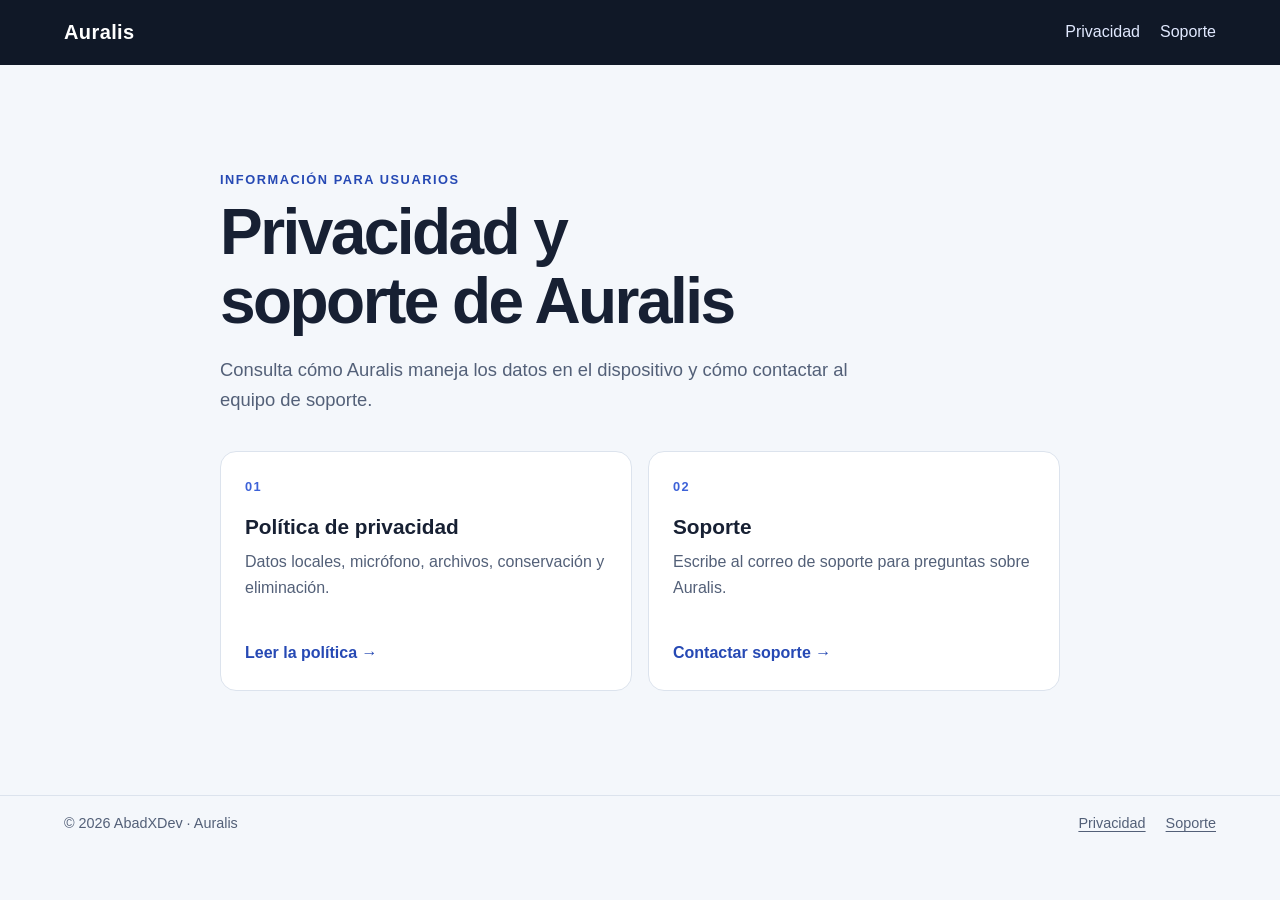
<file: index.html>
<!doctype html>
<html lang="es">
<head>
  <meta charset="utf-8">
  <meta name="viewport" content="width=device-width, initial-scale=1">
  <meta name="theme-color" content="#101827">
  <meta name="description" content="Información de privacidad y soporte de Auralis.">
  <title>Auralis — Privacidad y soporte</title>
  <link rel="stylesheet" href="styles.css">
</head>
<body>
  <a class="skip-link" href="#contenido">Saltar al contenido</a>
  <header class="site-header">
    <a class="brand" href="index.html" aria-label="Auralis, inicio">Auralis</a>
    <nav aria-label="Navegación principal">
      <a href="privacy.html">Privacidad</a>
      <a href="support.html">Soporte</a>
    </nav>
  </header>
  <main id="contenido" class="hero">
    <p class="eyebrow">Información para usuarios</p>
    <h1>Privacidad y soporte de Auralis</h1>
    <p class="lead">Consulta cómo Auralis maneja los datos en el dispositivo y cómo contactar al equipo de soporte.</p>
    <div class="cards">
      <a class="card" href="privacy.html">
        <span class="card-icon" aria-hidden="true">01</span>
        <h2>Política de privacidad</h2>
        <p>Datos locales, micrófono, archivos, conservación y eliminación.</p>
        <span class="card-link">Leer la política <span aria-hidden="true">→</span></span>
      </a>
      <a class="card" href="support.html">
        <span class="card-icon" aria-hidden="true">02</span>
        <h2>Soporte</h2>
        <p>Escribe al correo de soporte para preguntas sobre Auralis.</p>
        <span class="card-link">Contactar soporte <span aria-hidden="true">→</span></span>
      </a>
    </div>
  </main>
  <footer class="site-footer">
    <span>© 2026 AbadXDev · Auralis</span>
    <span><a href="privacy.html">Privacidad</a><a href="support.html">Soporte</a></span>
  </footer>
</body>
</html>
</file>
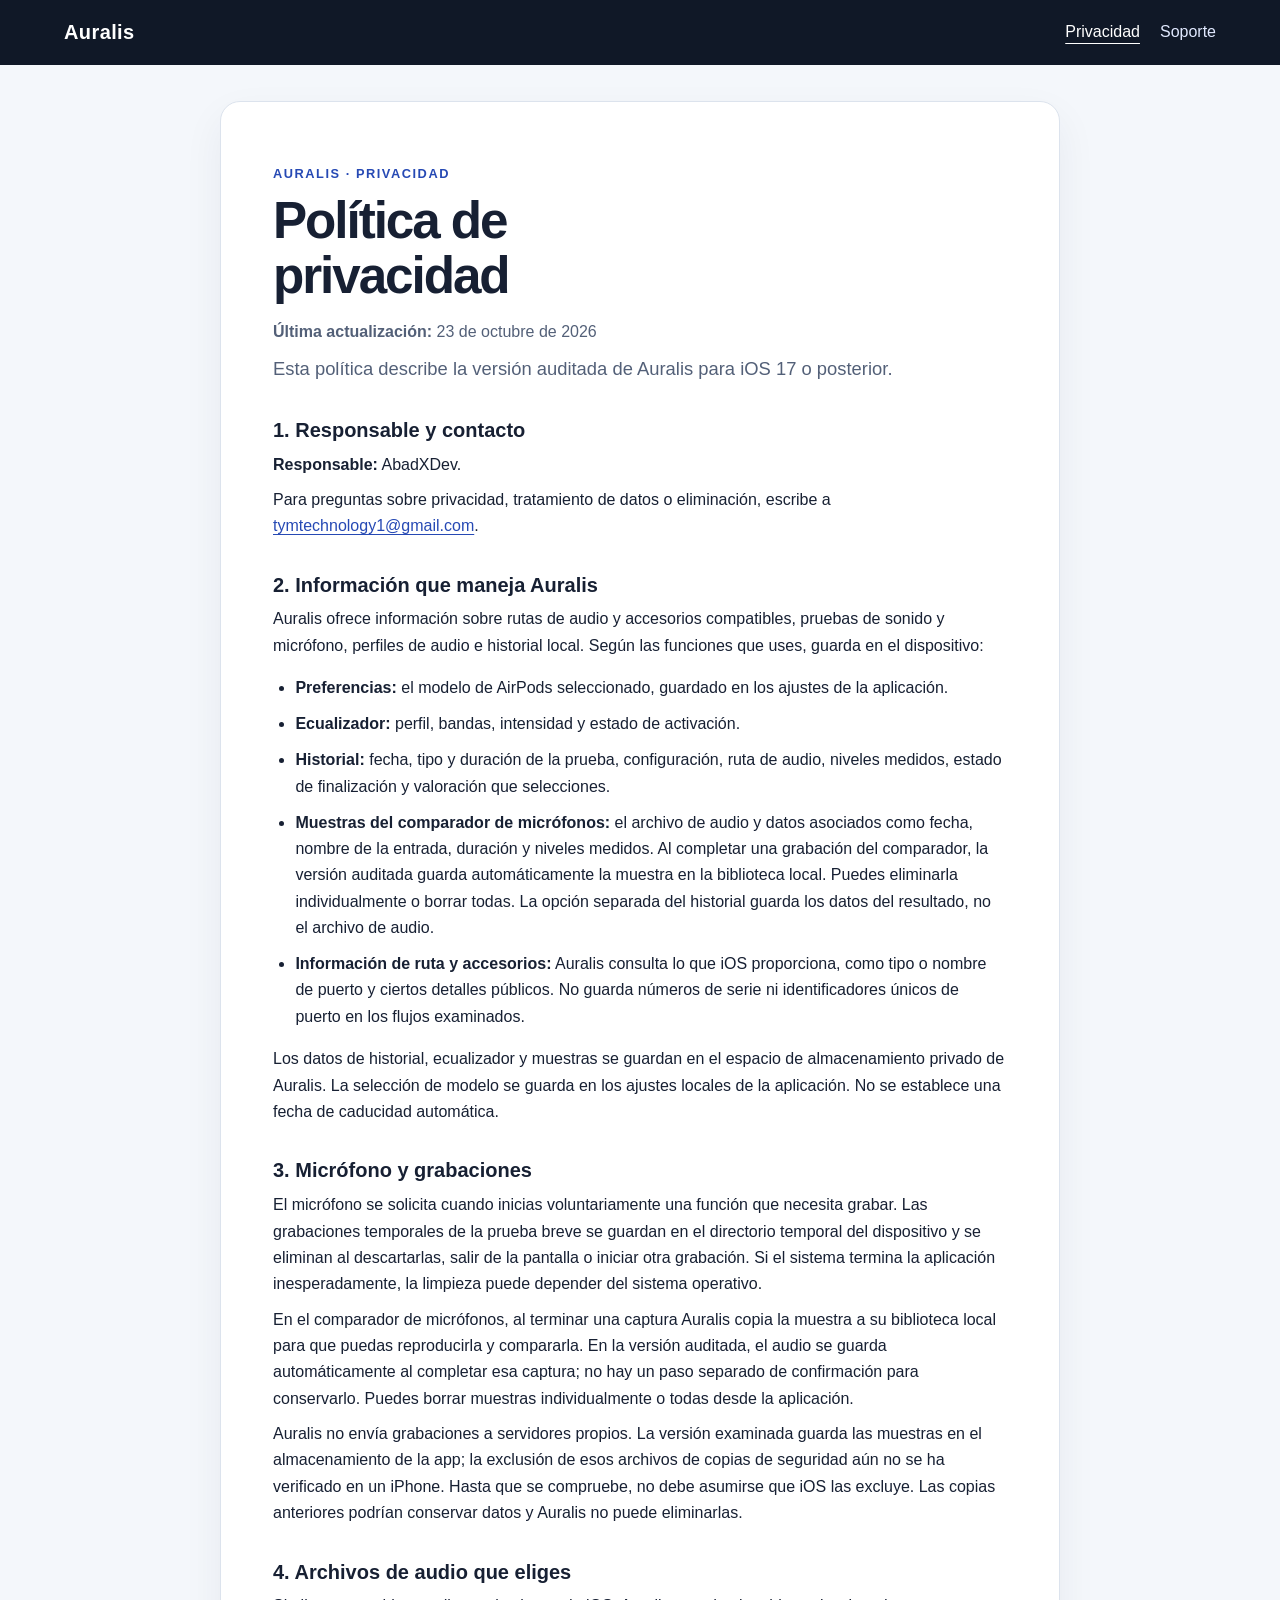
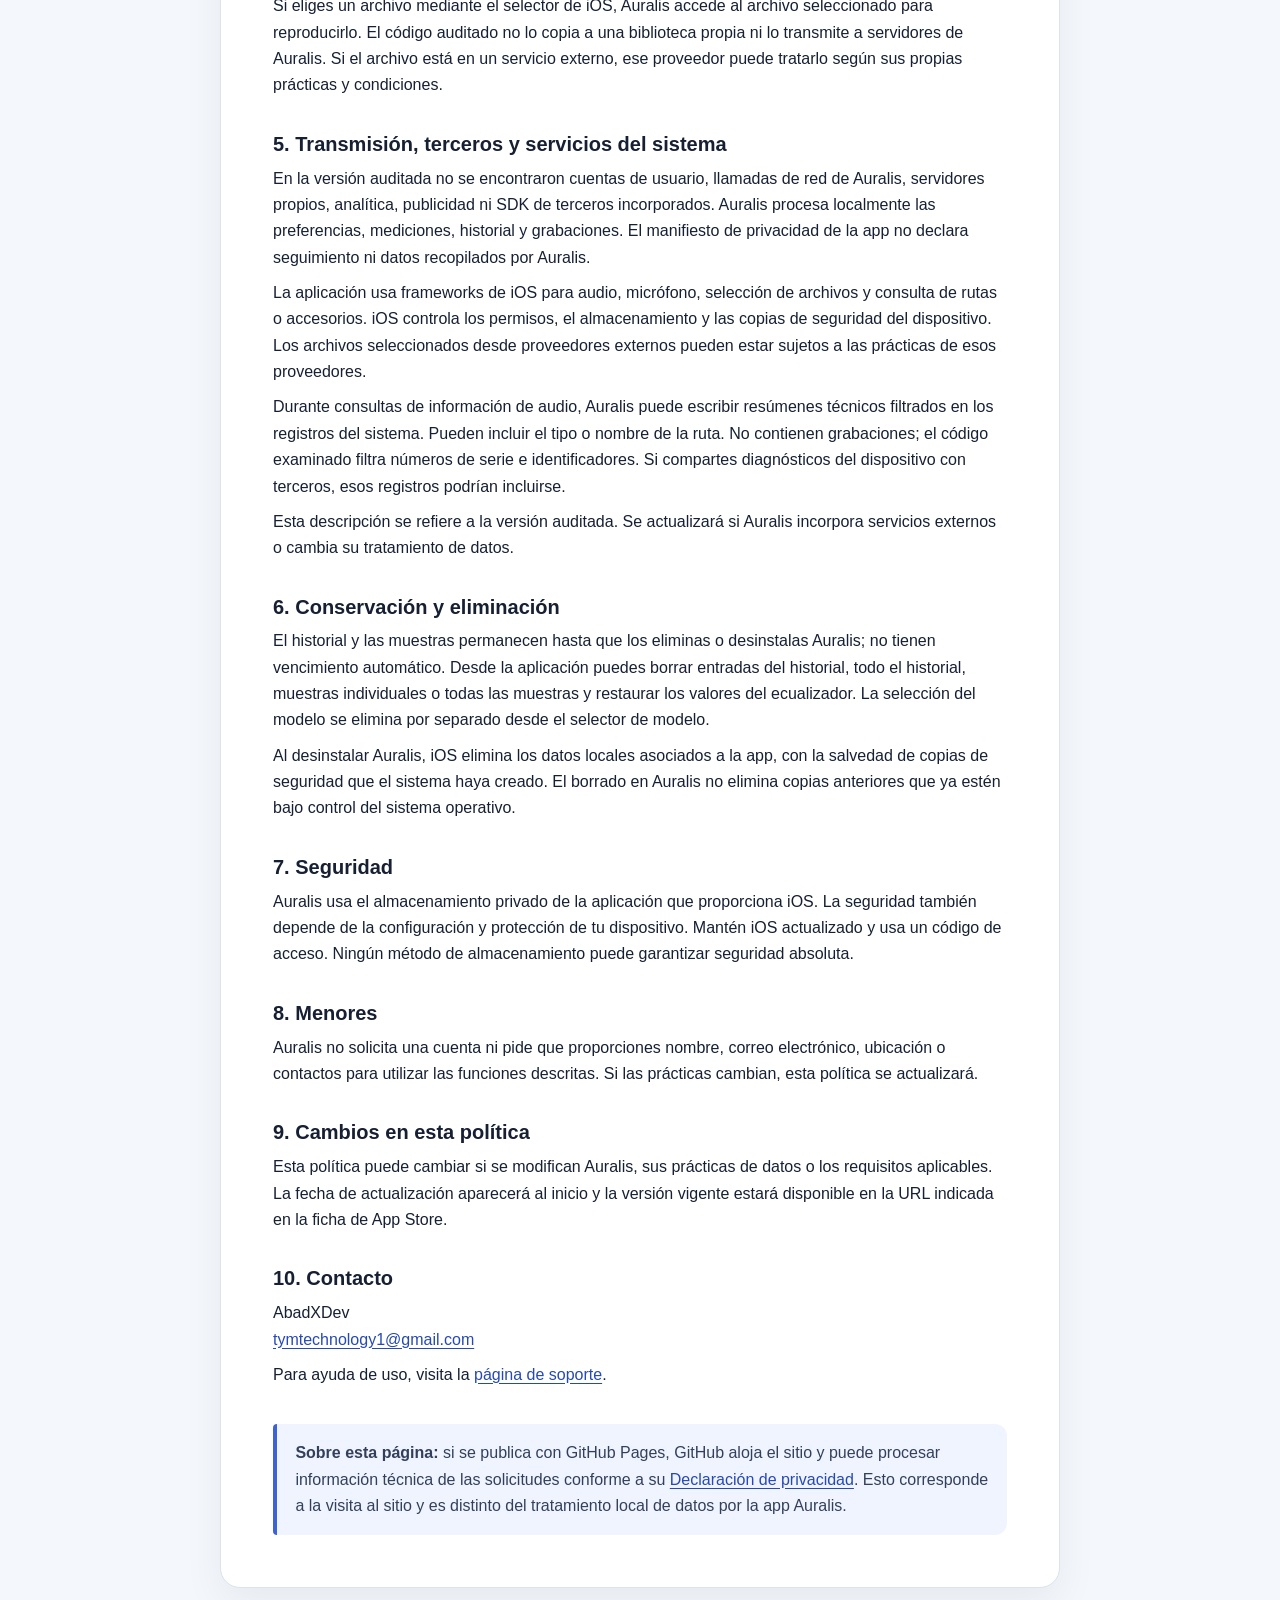
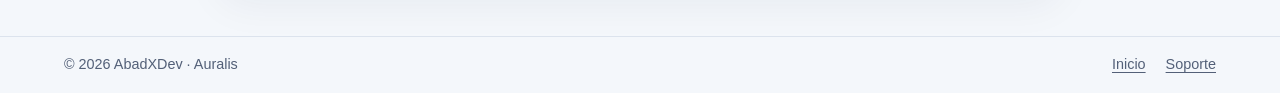
<file: privacy.html>
<!doctype html>
<html lang="es">
<head>
  <meta charset="utf-8">
  <meta name="viewport" content="width=device-width, initial-scale=1">
  <meta name="theme-color" content="#101827">
  <meta name="description" content="Política de privacidad de Auralis.">
  <title>Política de privacidad — Auralis</title>
  <link rel="stylesheet" href="styles.css">
</head>
<body>
  <a class="skip-link" href="#contenido">Saltar al contenido</a>
  <header class="site-header">
    <a class="brand" href="index.html" aria-label="Auralis, inicio">Auralis</a>
    <nav aria-label="Navegación principal">
      <a href="privacy.html" aria-current="page">Privacidad</a>
      <a href="support.html">Soporte</a>
    </nav>
  </header>
  <main id="contenido" class="document">
    <p class="eyebrow">Auralis · Privacidad</p>
    <h1>Política de privacidad</h1>
    <p class="updated"><strong>Última actualización:</strong> 23 de octubre de 2026</p>
    <p class="lead">Esta política describe la versión auditada de Auralis para iOS 17 o posterior.</p>

    <section>
      <h2>1. Responsable y contacto</h2>
      <p><strong>Responsable:</strong> AbadXDev.</p>
      <p>Para preguntas sobre privacidad, tratamiento de datos o eliminación, escribe a <a href="mailto:tymtechnology1@gmail.com">tymtechnology1@gmail.com</a>.</p>
    </section>

    <section>
      <h2>2. Información que maneja Auralis</h2>
      <p>Auralis ofrece información sobre rutas de audio y accesorios compatibles, pruebas de sonido y micrófono, perfiles de audio e historial local. Según las funciones que uses, guarda en el dispositivo:</p>
      <ul>
        <li><strong>Preferencias:</strong> el modelo de AirPods seleccionado, guardado en los ajustes de la aplicación.</li>
        <li><strong>Ecualizador:</strong> perfil, bandas, intensidad y estado de activación.</li>
        <li><strong>Historial:</strong> fecha, tipo y duración de la prueba, configuración, ruta de audio, niveles medidos, estado de finalización y valoración que selecciones.</li>
        <li><strong>Muestras del comparador de micrófonos:</strong> el archivo de audio y datos asociados como fecha, nombre de la entrada, duración y niveles medidos. Al completar una grabación del comparador, la versión auditada guarda automáticamente la muestra en la biblioteca local. Puedes eliminarla individualmente o borrar todas. La opción separada del historial guarda los datos del resultado, no el archivo de audio.</li>
        <li><strong>Información de ruta y accesorios:</strong> Auralis consulta lo que iOS proporciona, como tipo o nombre de puerto y ciertos detalles públicos. No guarda números de serie ni identificadores únicos de puerto en los flujos examinados.</li>
      </ul>
      <p>Los datos de historial, ecualizador y muestras se guardan en el espacio de almacenamiento privado de Auralis. La selección de modelo se guarda en los ajustes locales de la aplicación. No se establece una fecha de caducidad automática.</p>
    </section>

    <section>
      <h2>3. Micrófono y grabaciones</h2>
      <p>El micrófono se solicita cuando inicias voluntariamente una función que necesita grabar. Las grabaciones temporales de la prueba breve se guardan en el directorio temporal del dispositivo y se eliminan al descartarlas, salir de la pantalla o iniciar otra grabación. Si el sistema termina la aplicación inesperadamente, la limpieza puede depender del sistema operativo.</p>
      <p>En el comparador de micrófonos, al terminar una captura Auralis copia la muestra a su biblioteca local para que puedas reproducirla y compararla. En la versión auditada, el audio se guarda automáticamente al completar esa captura; no hay un paso separado de confirmación para conservarlo. Puedes borrar muestras individualmente o todas desde la aplicación.</p>
      <p>Auralis no envía grabaciones a servidores propios. La versión examinada guarda las muestras en el almacenamiento de la app; la exclusión de esos archivos de copias de seguridad aún no se ha verificado en un iPhone. Hasta que se compruebe, no debe asumirse que iOS las excluye. Las copias anteriores podrían conservar datos y Auralis no puede eliminarlas.</p>
    </section>

    <section>
      <h2>4. Archivos de audio que eliges</h2>
      <p>Si eliges un archivo mediante el selector de iOS, Auralis accede al archivo seleccionado para reproducirlo. El código auditado no lo copia a una biblioteca propia ni lo transmite a servidores de Auralis. Si el archivo está en un servicio externo, ese proveedor puede tratarlo según sus propias prácticas y condiciones.</p>
    </section>

    <section>
      <h2>5. Transmisión, terceros y servicios del sistema</h2>
      <p>En la versión auditada no se encontraron cuentas de usuario, llamadas de red de Auralis, servidores propios, analítica, publicidad ni SDK de terceros incorporados. Auralis procesa localmente las preferencias, mediciones, historial y grabaciones. El manifiesto de privacidad de la app no declara seguimiento ni datos recopilados por Auralis.</p>
      <p>La aplicación usa frameworks de iOS para audio, micrófono, selección de archivos y consulta de rutas o accesorios. iOS controla los permisos, el almacenamiento y las copias de seguridad del dispositivo. Los archivos seleccionados desde proveedores externos pueden estar sujetos a las prácticas de esos proveedores.</p>
      <p>Durante consultas de información de audio, Auralis puede escribir resúmenes técnicos filtrados en los registros del sistema. Pueden incluir el tipo o nombre de la ruta. No contienen grabaciones; el código examinado filtra números de serie e identificadores. Si compartes diagnósticos del dispositivo con terceros, esos registros podrían incluirse.</p>
      <p>Esta descripción se refiere a la versión auditada. Se actualizará si Auralis incorpora servicios externos o cambia su tratamiento de datos.</p>
    </section>

    <section>
      <h2>6. Conservación y eliminación</h2>
      <p>El historial y las muestras permanecen hasta que los eliminas o desinstalas Auralis; no tienen vencimiento automático. Desde la aplicación puedes borrar entradas del historial, todo el historial, muestras individuales o todas las muestras y restaurar los valores del ecualizador. La selección del modelo se elimina por separado desde el selector de modelo.</p>
      <p>Al desinstalar Auralis, iOS elimina los datos locales asociados a la app, con la salvedad de copias de seguridad que el sistema haya creado. El borrado en Auralis no elimina copias anteriores que ya estén bajo control del sistema operativo.</p>
    </section>

    <section>
      <h2>7. Seguridad</h2>
      <p>Auralis usa el almacenamiento privado de la aplicación que proporciona iOS. La seguridad también depende de la configuración y protección de tu dispositivo. Mantén iOS actualizado y usa un código de acceso. Ningún método de almacenamiento puede garantizar seguridad absoluta.</p>
    </section>

    <section>
      <h2>8. Menores</h2>
      <p>Auralis no solicita una cuenta ni pide que proporciones nombre, correo electrónico, ubicación o contactos para utilizar las funciones descritas. Si las prácticas cambian, esta política se actualizará.</p>
    </section>

    <section>
      <h2>9. Cambios en esta política</h2>
      <p>Esta política puede cambiar si se modifican Auralis, sus prácticas de datos o los requisitos aplicables. La fecha de actualización aparecerá al inicio y la versión vigente estará disponible en la URL indicada en la ficha de App Store.</p>
    </section>

    <section>
      <h2>10. Contacto</h2>
      <p>AbadXDev<br><a href="mailto:tymtechnology1@gmail.com">tymtechnology1@gmail.com</a></p>
      <p>Para ayuda de uso, visita la <a href="support.html">página de soporte</a>.</p>
    </section>

    <aside class="note" aria-label="Información sobre el alojamiento del sitio">
      <strong>Sobre esta página:</strong> si se publica con GitHub Pages, GitHub aloja el sitio y puede procesar información técnica de las solicitudes conforme a su <a href="https://docs.github.com/site-policy/privacy-policies/github-privacy-statement">Declaración de privacidad</a>. Esto corresponde a la visita al sitio y es distinto del tratamiento local de datos por la app Auralis.
    </aside>
  </main>
  <footer class="site-footer">
    <span>© 2026 AbadXDev · Auralis</span>
    <span><a href="index.html">Inicio</a><a href="support.html">Soporte</a></span>
  </footer>
</body>
</html>
</file>
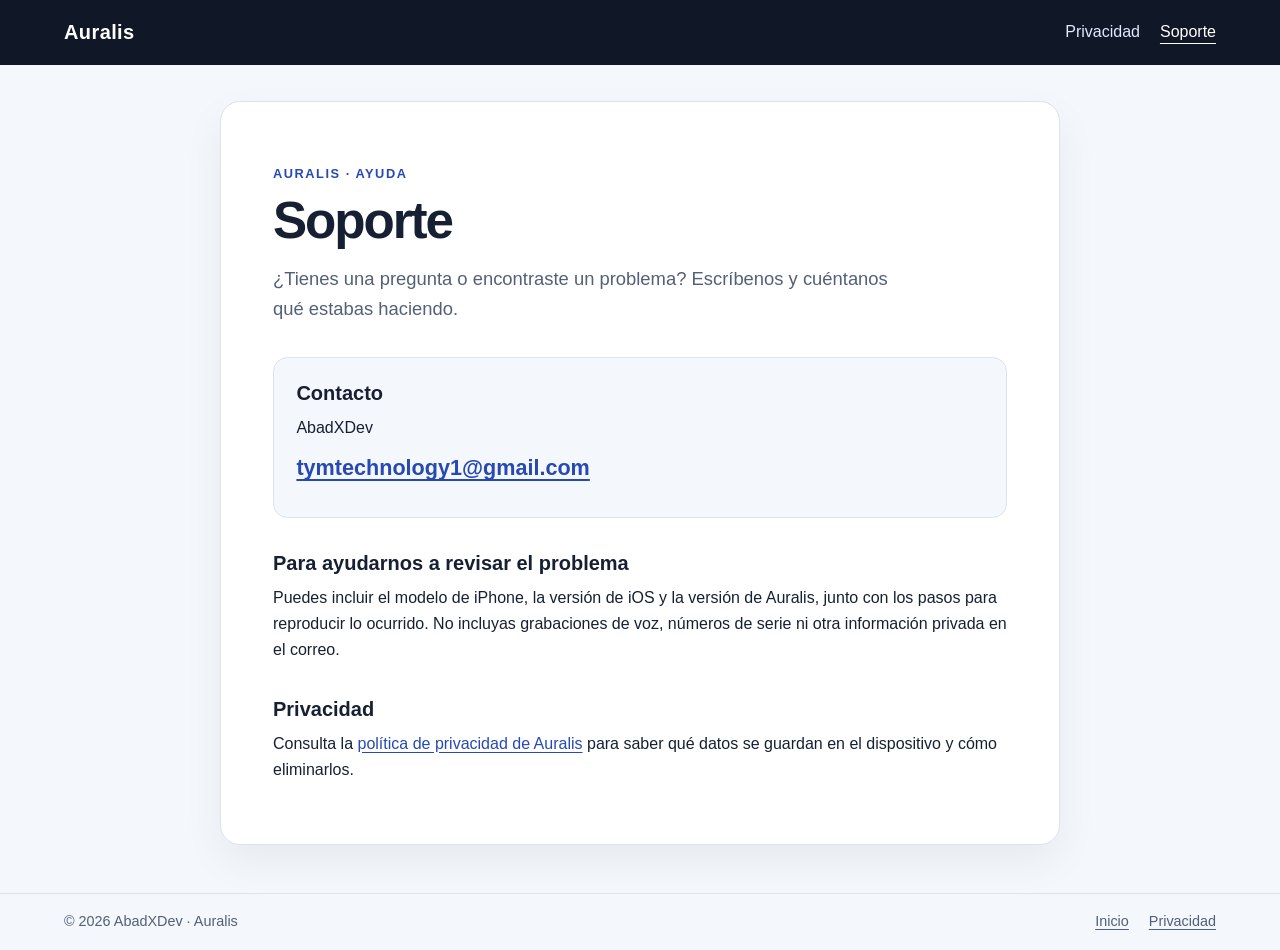
<file: support.html>
<!doctype html>
<html lang="es">
<head>
  <meta charset="utf-8">
  <meta name="viewport" content="width=device-width, initial-scale=1">
  <meta name="theme-color" content="#101827">
  <meta name="description" content="Soporte y contacto para Auralis.">
  <title>Soporte — Auralis</title>
  <link rel="stylesheet" href="styles.css">
</head>
<body>
  <a class="skip-link" href="#contenido">Saltar al contenido</a>
  <header class="site-header">
    <a class="brand" href="index.html" aria-label="Auralis, inicio">Auralis</a>
    <nav aria-label="Navegación principal">
      <a href="privacy.html">Privacidad</a>
      <a href="support.html" aria-current="page">Soporte</a>
    </nav>
  </header>
  <main id="contenido" class="document support-document">
    <p class="eyebrow">Auralis · Ayuda</p>
    <h1>Soporte</h1>
    <p class="lead">¿Tienes una pregunta o encontraste un problema? Escríbenos y cuéntanos qué estabas haciendo.</p>
    <section class="contact-card">
      <h2>Contacto</h2>
      <p>AbadXDev</p>
      <p><a class="email-link" href="mailto:tymtechnology1@gmail.com">tymtechnology1@gmail.com</a></p>
    </section>
    <section>
      <h2>Para ayudarnos a revisar el problema</h2>
      <p>Puedes incluir el modelo de iPhone, la versión de iOS y la versión de Auralis, junto con los pasos para reproducir lo ocurrido. No incluyas grabaciones de voz, números de serie ni otra información privada en el correo.</p>
    </section>
    <section>
      <h2>Privacidad</h2>
      <p>Consulta la <a href="privacy.html">política de privacidad de Auralis</a> para saber qué datos se guardan en el dispositivo y cómo eliminarlos.</p>
    </section>
  </main>
  <footer class="site-footer">
    <span>© 2026 AbadXDev · Auralis</span>
    <span><a href="index.html">Inicio</a><a href="privacy.html">Privacidad</a></span>
  </footer>
</body>
</html>
</file>
<file: styles.css>
:root {
  color-scheme: light;
  --ink: #172033;
  --muted: #536078;
  --line: #dce3ed;
  --surface: #ffffff;
  --surface-soft: #f4f7fb;
  --accent: #3d62d8;
  --accent-dark: #2649b4;
  --night: #101827;
}

* { box-sizing: border-box; }
html { scroll-behavior: smooth; }
body {
  margin: 0;
  background: var(--surface-soft);
  color: var(--ink);
  font-family: -apple-system, BlinkMacSystemFont, "Segoe UI", sans-serif;
  font-size: 16px;
  line-height: 1.65;
  text-rendering: optimizeLegibility;
}
a { color: var(--accent-dark); text-underline-offset: .2em; }
a:hover { color: var(--accent); }
a:focus-visible { outline: 3px solid #f0b429; outline-offset: 3px; border-radius: 3px; }
.skip-link {
  position: absolute;
  left: 1rem;
  top: -5rem;
  z-index: 2;
  padding: .6rem .9rem;
  background: #fff;
  color: var(--ink);
}
.skip-link:focus { top: 1rem; }
.site-header, .site-footer {
  display: flex;
  align-items: center;
  justify-content: space-between;
  gap: 1.25rem;
  padding: 1rem clamp(1.25rem, 5vw, 4rem);
}
.site-header { background: var(--night); color: #fff; }
.brand { color: #fff; font-size: 1.25rem; font-weight: 750; letter-spacing: .02em; text-decoration: none; }
nav, .site-footer span:last-child { display: flex; gap: 1.25rem; flex-wrap: wrap; }
.site-header nav a { color: #e1e9ff; text-decoration: none; }
.site-header nav a[aria-current="page"] { color: #fff; text-decoration: underline; text-underline-offset: .35em; }
.hero, .document { width: min(100% - 2rem, 840px); margin: 0 auto; }
.hero { padding: clamp(3rem, 9vw, 6.5rem) 0; }
.document { margin-top: 2.25rem; margin-bottom: 3rem; padding: clamp(1.25rem, 5vw, 3.25rem); border: 1px solid var(--line); border-radius: 1.25rem; background: var(--surface); box-shadow: 0 16px 42px rgb(22 38 70 / 6%); }
.eyebrow { margin: 0 0 .5rem; color: var(--accent-dark); font-size: .8rem; font-weight: 750; letter-spacing: .12em; text-transform: uppercase; }
h1 { max-width: 16ch; margin: 0 0 1rem; font-size: clamp(2.25rem, 7vw, 4rem); line-height: 1.08; letter-spacing: -.04em; }
.document h1 { font-size: clamp(2.1rem, 6vw, 3.2rem); }
.lead { max-width: 62ch; color: var(--muted); font-size: 1.15rem; }
.updated { color: var(--muted); }
.cards { display: grid; grid-template-columns: repeat(2, minmax(0, 1fr)); gap: 1rem; margin-top: 2.25rem; }
.card { display: flex; flex-direction: column; min-height: 15rem; padding: 1.5rem; border: 1px solid var(--line); border-radius: 1rem; background: var(--surface); color: inherit; text-decoration: none; transition: transform .16s ease, box-shadow .16s ease; }
.card:hover { transform: translateY(-2px); box-shadow: 0 12px 30px rgb(22 38 70 / 8%); }
.card-icon { color: var(--accent); font-size: .8rem; font-weight: 800; letter-spacing: .1em; }
.card h2 { margin: .8rem 0 .25rem; font-size: 1.3rem; }
.card p { margin: 0; color: var(--muted); }
.card-link { margin-top: auto; padding-top: 1.25rem; color: var(--accent-dark); font-weight: 700; }
.document section { margin-top: 2rem; }
.document h2 { margin: 0 0 .5rem; font-size: 1.25rem; line-height: 1.3; }
.document p { margin: .55rem 0; }
.document ul { padding-left: 1.4rem; }
.document li + li { margin-top: .6rem; }
.note { margin-top: 2.25rem; padding: 1rem 1.15rem; border-left: 4px solid var(--accent); border-radius: .25rem .75rem .75rem .25rem; background: #f0f4ff; color: #33405b; }
.contact-card { margin: 2rem 0; padding: 1.4rem; border: 1px solid var(--line); border-radius: .9rem; background: var(--surface-soft); }
.contact-card h2 { margin-top: 0; }
.email-link { font-size: clamp(1.1rem, 4vw, 1.35rem); font-weight: 750; overflow-wrap: anywhere; }
.site-footer { border-top: 1px solid var(--line); color: var(--muted); font-size: .9rem; }
.site-footer a { color: inherit; }

@media (max-width: 600px) {
  .site-header, .site-footer { align-items: flex-start; flex-direction: column; }
  .cards { grid-template-columns: 1fr; }
  .card { min-height: 12rem; }
  .document { margin-top: 1rem; width: min(100% - 1rem, 840px); border-radius: .8rem; }
}

@media (prefers-reduced-motion: reduce) {
  html { scroll-behavior: auto; }
  *, *::before, *::after { transition-duration: .01ms !important; animation-duration: .01ms !important; }
}
</file>
